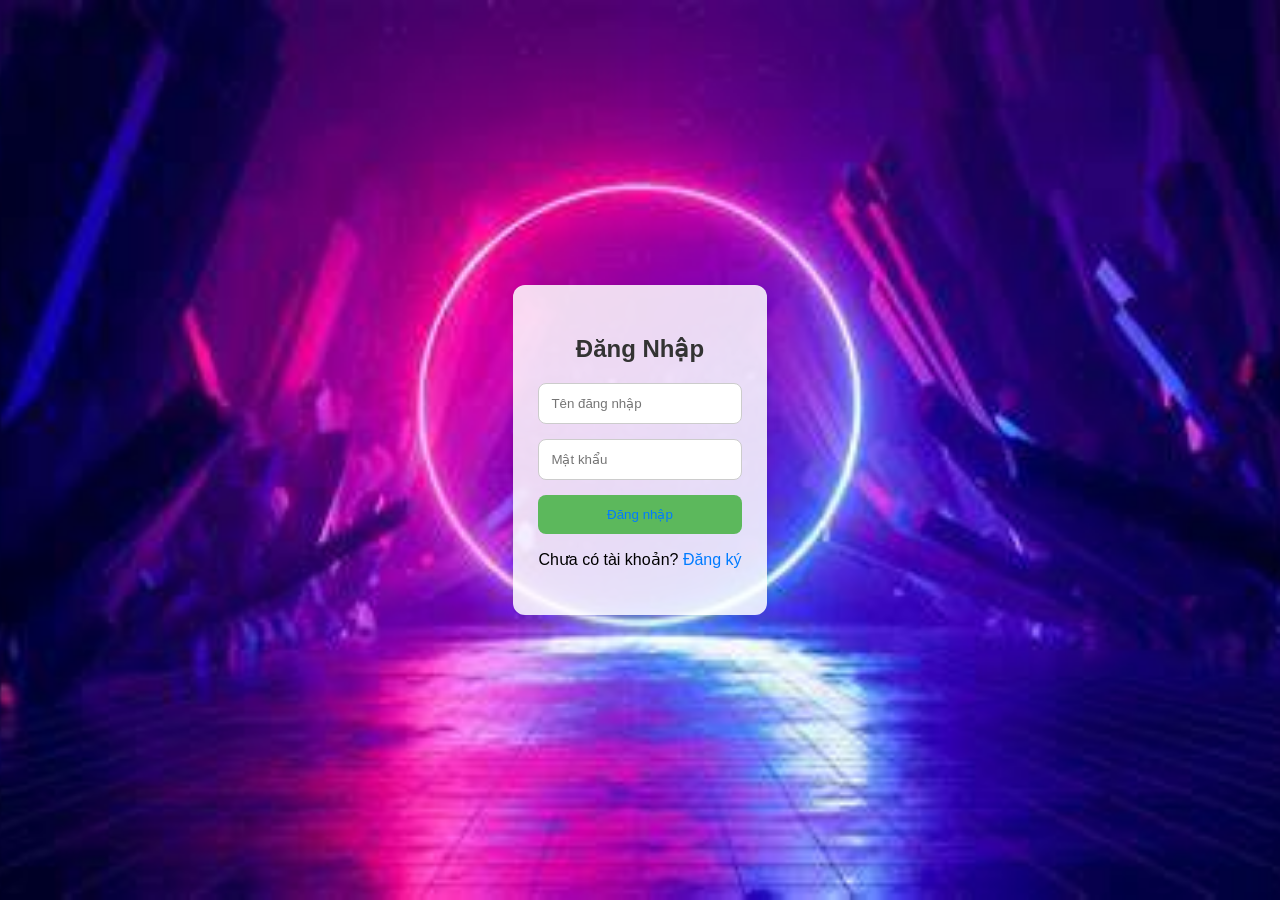
<file: login.html>
<!DOCTYPE html>
<html lang="en">
<head>
    <meta charset="UTF-8">
    <meta name="viewport" content="width=device-width, initial-scale=1.0">
    <title>Đăng Ký & Đăng Nhập</title>
    <link rel="stylesheet" href="login.css">
</head>
<body>
    <div class="background">
        <div class="container">
            <div class="form-container">
                <form id="registerForm" class="form hidden">
                    <h2>Đăng Ký</h2>
                    <input type="text" id="registerUsername" placeholder="Tên đăng nhập" required>
                    <input type="password" id="registerPassword" placeholder="Mật khẩu" required>
                    <input type="password" id="registerConfirmPassword" placeholder="Xác nhận mật khẩu" required>
                    <button type="submit">Đăng Ký</button>
                    <p>Đã có tài khoản? <a href="#" id="switchToLogin">Đăng nhập</a></p>
                </form>
                <form id="loginForm" class="form">
                    <h2>Đăng Nhập</h2>
                    <input type="text" id="loginUsername" placeholder="Tên đăng nhập" required>
                    <input type="password" id="loginPassword" placeholder="Mật khẩu" required>
                    <button type="submit"><a href="index.html" >Đăng nhập</a></button>
                    <p>Chưa có tài khoản? <a href="#" id="switchToRegister">Đăng ký</a></p>
                </form>
            </div>
        </div>
    </div>
    <script src="login.js"></script>
</body>
</html>
</file>
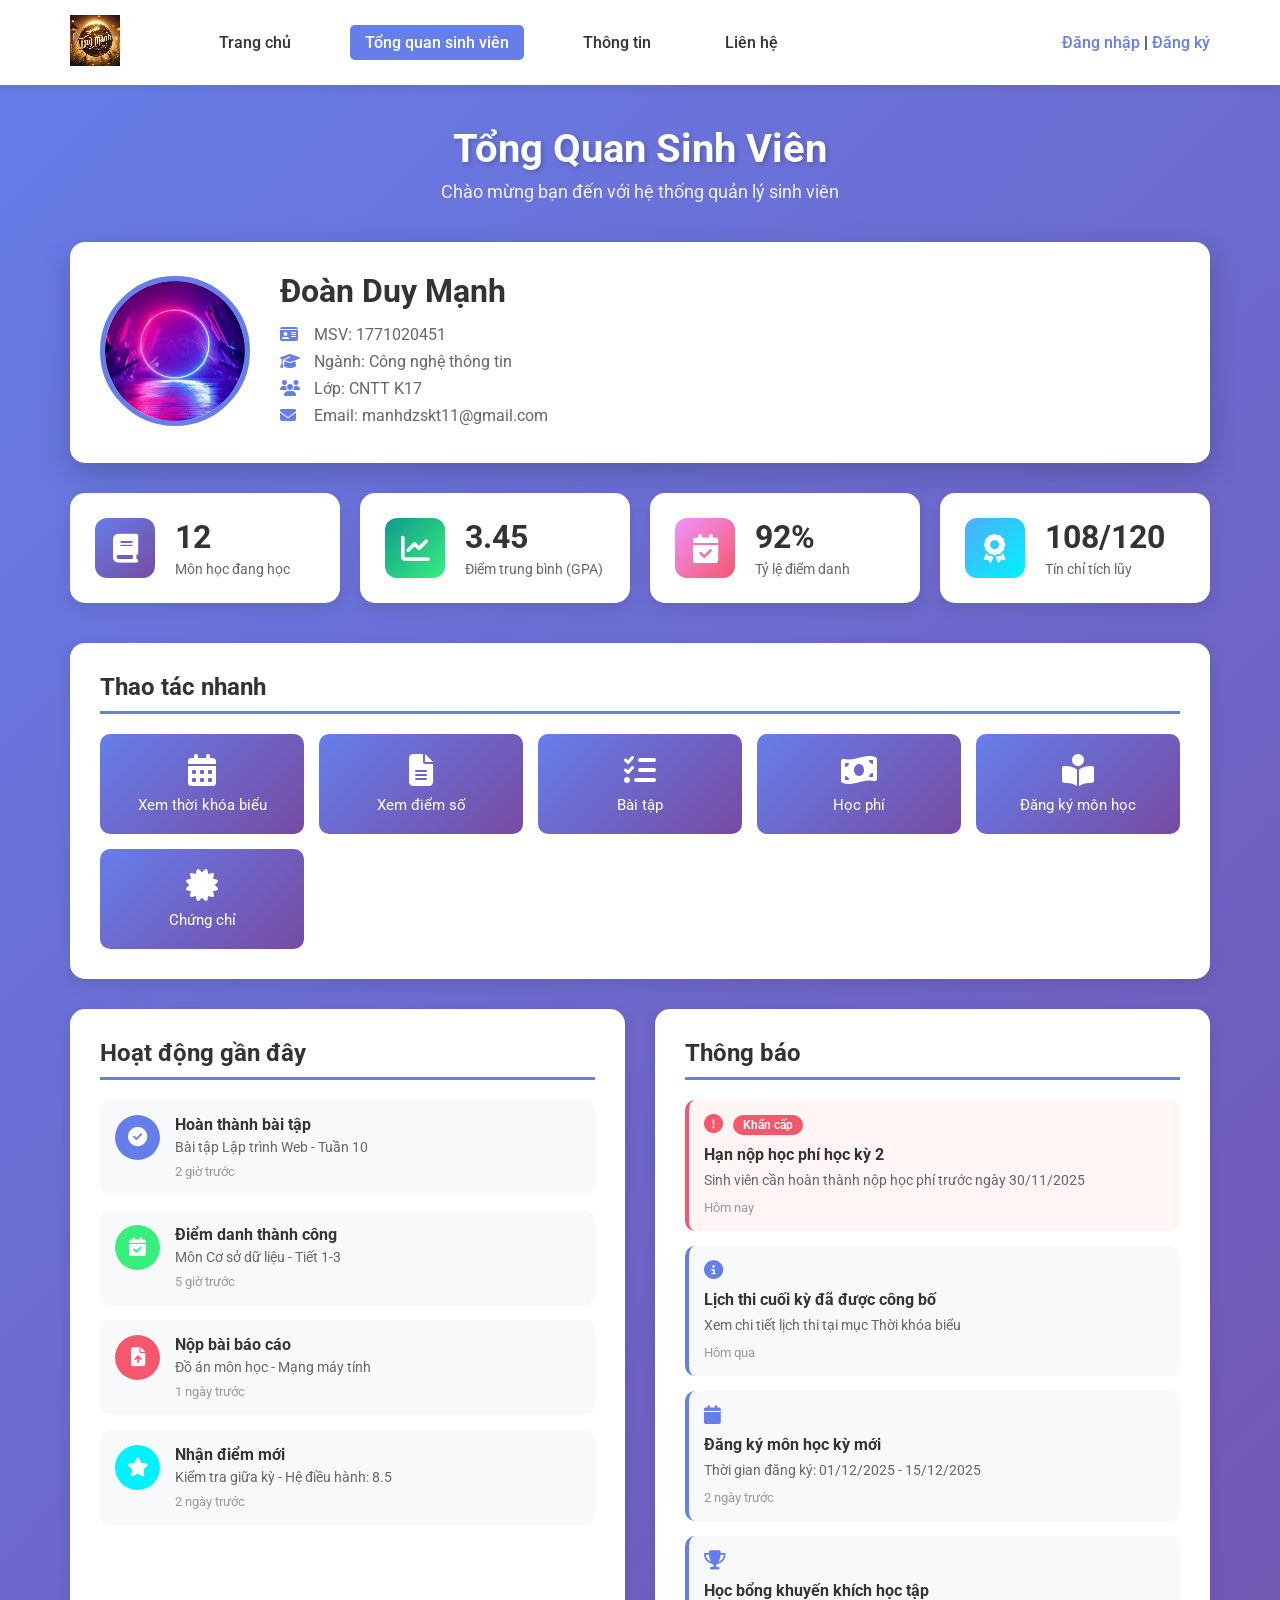
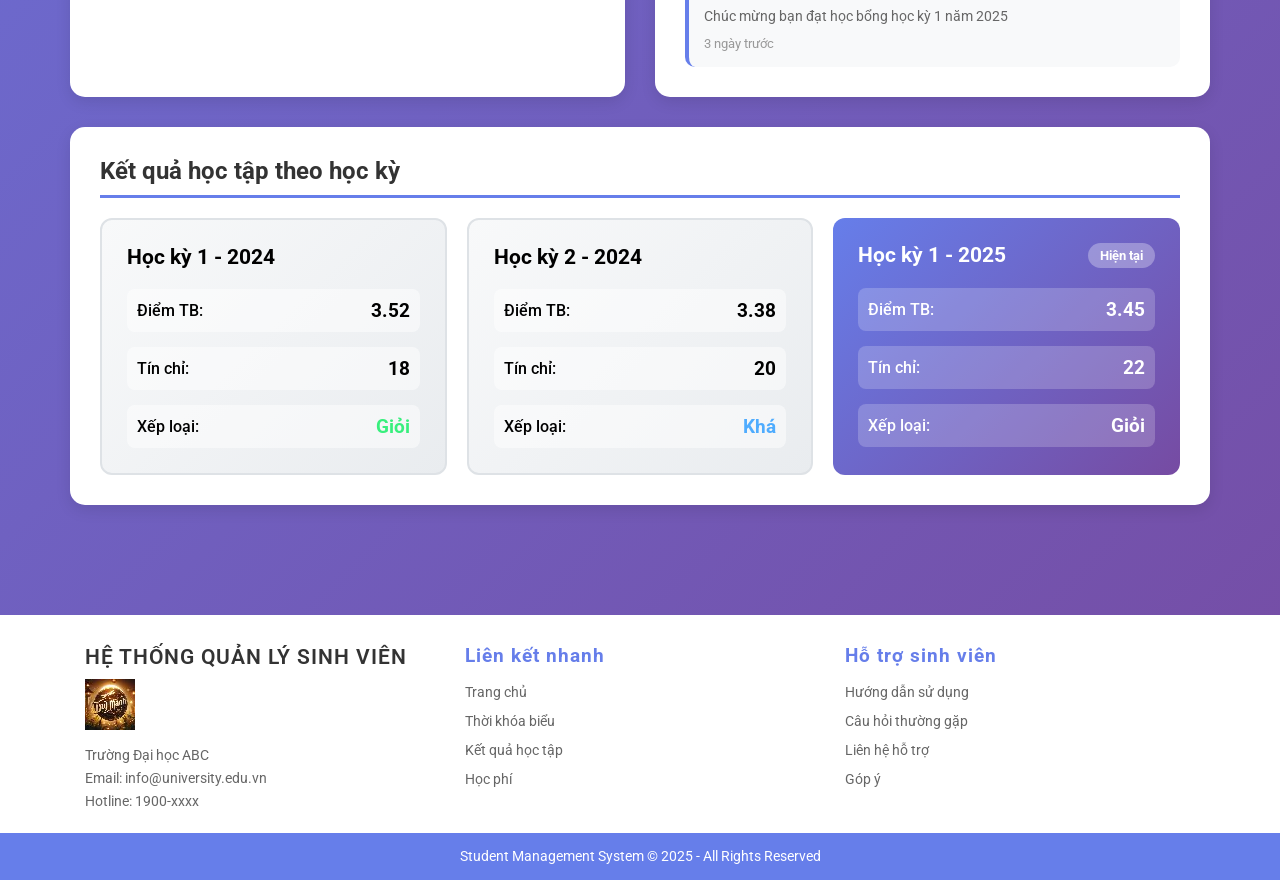
<file: tongquansinhvien.html>
<!DOCTYPE html>
<html lang="vi">
<head>
    <meta charset="UTF-8">
    <meta http-equiv="X-UA-Compatible" content="IE=edge">
    <meta name="viewport" content="width=device-width, initial-scale=1.0">
    <title>Tổng Quan Sinh Viên</title>
    <link rel="stylesheet" href="tongquansinhvien.css">
    <link rel="stylesheet" href="https://cdnjs.cloudflare.com/ajax/libs/font-awesome/6.4.0/css/all.min.css">
</head>
<body>
    <!-- header -->
    <header>
        <div class="container">
            <div class="content__header">
                <div class="logo__header">
                    <img src="/logo.jpg" alt="">
                </div>
                <div class="menu__header">
                    <nav>
                        <ul class="nav__link">
                            <li><a href="index.html">Trang chủ</a></li>
                            <li><a href="tongquansinhvien.html" class="active">Tổng quan sinh viên</a></li>
                            <li><a href="">Thông tin</a></li>
                            <li><a href="">Liên hệ</a></li>
                        </ul>
                    </nav>
                </div>
                <div class="A">
                    <a href="login.html">Đăng nhập</a> | 
                    <a href="login.html">Đăng ký</a>
                </div>
            </div>
        </div>
    </header>
    <!-- end header -->

    <!-- Student Dashboard -->
    <section class="dashboard">
        <div class="container">
            <div class="dashboard-header">
                <h1>Tổng Quan Sinh Viên</h1>
                <p class="welcome-text">Chào mừng bạn đến với hệ thống quản lý sinh viên</p>
            </div>

            <!-- Student Profile Card -->
            <div class="profile-section">
                <div class="profile-card">
                    <div class="profile-image">
                        <img src="/OIP.jpg" alt="Student Avatar">
                    </div>
                    <div class="profile-info">
                        <h2>Đoàn Duy Mạnh</h2>
                        <p class="student-id"><i class="fas fa-id-card"></i> MSV: 1771020451</p>
                        <p class="student-major"><i class="fas fa-graduation-cap"></i> Ngành: Công nghệ thông tin</p>
                        <p class="student-class"><i class="fas fa-users"></i> Lớp: CNTT K17</p>
                        <p class="student-email"><i class="fas fa-envelope"></i> Email: manhdzskt11@gmail.com</p>
                    </div>
                </div>
            </div>

            <!-- Statistics Cards -->
            <div class="stats-grid">
                <div class="stat-card">
                    <div class="stat-icon blue">
                        <i class="fas fa-book"></i>
                    </div>
                    <div class="stat-info">
                        <h3>12</h3>
                        <p>Môn học đang học</p>
                    </div>
                </div>

                <div class="stat-card">
                    <div class="stat-icon green">
                        <i class="fas fa-chart-line"></i>
                    </div>
                    <div class="stat-info">
                        <h3>3.45</h3>
                        <p>Điểm trung bình (GPA)</p>
                    </div>
                </div>

                <div class="stat-card">
                    <div class="stat-icon orange">
                        <i class="fas fa-calendar-check"></i>
                    </div>
                    <div class="stat-info">
                        <h3>92%</h3>
                        <p>Tỷ lệ điểm danh</p>
                    </div>
                </div>

                <div class="stat-card">
                    <div class="stat-icon purple">
                        <i class="fas fa-award"></i>
                    </div>
                    <div class="stat-info">
                        <h3>108/120</h3>
                        <p>Tín chỉ tích lũy</p>
                    </div>
                </div>
            </div>

            <!-- Quick Actions -->
            <div class="quick-actions">
                <h2 class="section-title">Thao tác nhanh</h2>
                <div class="actions-grid">
                    <button class="action-btn">
                        <i class="fas fa-calendar-alt"></i>
                        <span>Xem thời khóa biểu</span>
                    </button>
                    <button class="action-btn">
                        <i class="fas fa-file-alt"></i>
                        <span>Xem điểm số</span>
                    </button>
                    <button class="action-btn">
                        <i class="fas fa-tasks"></i>
                        <span>Bài tập</span>
                    </button>
                    <button class="action-btn">
                        <i class="fas fa-money-bill-wave"></i>
                        <span>Học phí</span>
                    </button>
                    <button class="action-btn">
                        <i class="fas fa-book-reader"></i>
                        <span>Đăng ký môn học</span>
                    </button>
                    <button class="action-btn">
                        <i class="fas fa-certificate"></i>
                        <span>Chứng chỉ</span>
                    </button>
                </div>
            </div>

            <!-- Recent Activities and Notifications -->
            <div class="content-grid">
                <div class="activities-section">
                    <h2 class="section-title">Hoạt động gần đây</h2>
                    <div class="activity-list">
                        <div class="activity-item">
                            <div class="activity-icon blue">
                                <i class="fas fa-check-circle"></i>
                            </div>
                            <div class="activity-content">
                                <h4>Hoàn thành bài tập</h4>
                                <p>Bài tập Lập trình Web - Tuần 10</p>
                                <span class="activity-time">2 giờ trước</span>
                            </div>
                        </div>

                        <div class="activity-item">
                            <div class="activity-icon green">
                                <i class="fas fa-calendar-check"></i>
                            </div>
                            <div class="activity-content">
                                <h4>Điểm danh thành công</h4>
                                <p>Môn Cơ sở dữ liệu - Tiết 1-3</p>
                                <span class="activity-time">5 giờ trước</span>
                            </div>
                        </div>

                        <div class="activity-item">
                            <div class="activity-icon orange">
                                <i class="fas fa-file-upload"></i>
                            </div>
                            <div class="activity-content">
                                <h4>Nộp bài báo cáo</h4>
                                <p>Đồ án môn học - Mạng máy tính</p>
                                <span class="activity-time">1 ngày trước</span>
                            </div>
                        </div>

                        <div class="activity-item">
                            <div class="activity-icon purple">
                                <i class="fas fa-star"></i>
                            </div>
                            <div class="activity-content">
                                <h4>Nhận điểm mới</h4>
                                <p>Kiểm tra giữa kỳ - Hệ điều hành: 8.5</p>
                                <span class="activity-time">2 ngày trước</span>
                            </div>
                        </div>
                    </div>
                </div>

                <div class="notifications-section">
                    <h2 class="section-title">Thông báo</h2>
                    <div class="notification-list">
                        <div class="notification-item urgent">
                            <div class="notification-header">
                                <i class="fas fa-exclamation-circle"></i>
                                <span class="notification-badge">Khẩn cấp</span>
                            </div>
                            <h4>Hạn nộp học phí học kỳ 2</h4>
                            <p>Sinh viên cần hoàn thành nộp học phí trước ngày 30/11/2025</p>
                            <span class="notification-time">Hôm nay</span>
                        </div>

                        <div class="notification-item">
                            <div class="notification-header">
                                <i class="fas fa-info-circle"></i>
                            </div>
                            <h4>Lịch thi cuối kỳ đã được công bố</h4>
                            <p>Xem chi tiết lịch thi tại mục Thời khóa biểu</p>
                            <span class="notification-time">Hôm qua</span>
                        </div>

                        <div class="notification-item">
                            <div class="notification-header">
                                <i class="fas fa-calendar"></i>
                            </div>
                            <h4>Đăng ký môn học kỳ mới</h4>
                            <p>Thời gian đăng ký: 01/12/2025 - 15/12/2025</p>
                            <span class="notification-time">2 ngày trước</span>
                        </div>

                        <div class="notification-item">
                            <div class="notification-header">
                                <i class="fas fa-trophy"></i>
                            </div>
                            <h4>Học bổng khuyến khích học tập</h4>
                            <p>Chúc mừng bạn đạt học bổng học kỳ 1 năm 2025</p>
                            <span class="notification-time">3 ngày trước</span>
                        </div>
                    </div>
                </div>
            </div>

            <!-- Academic Performance -->
            <div class="performance-section">
                <h2 class="section-title">Kết quả học tập theo học kỳ</h2>
                <div class="performance-grid">
                    <div class="semester-card">
                        <h3>Học kỳ 1 - 2024</h3>
                        <div class="semester-stats">
                            <div class="semester-stat">
                                <span class="label">Điểm TB:</span>
                                <span class="value">3.52</span>
                            </div>
                            <div class="semester-stat">
                                <span class="label">Tín chỉ:</span>
                                <span class="value">18</span>
                            </div>
                            <div class="semester-stat">
                                <span class="label">Xếp loại:</span>
                                <span class="value excellent">Giỏi</span>
                            </div>
                        </div>
                    </div>

                    <div class="semester-card">
                        <h3>Học kỳ 2 - 2024</h3>
                        <div class="semester-stats">
                            <div class="semester-stat">
                                <span class="label">Điểm TB:</span>
                                <span class="value">3.38</span>
                            </div>
                            <div class="semester-stat">
                                <span class="label">Tín chỉ:</span>
                                <span class="value">20</span>
                            </div>
                            <div class="semester-stat">
                                <span class="label">Xếp loại:</span>
                                <span class="value good">Khá</span>
                            </div>
                        </div>
                    </div>

                    <div class="semester-card current">
                        <h3>Học kỳ 1 - 2025 <span class="current-badge">Hiện tại</span></h3>
                        <div class="semester-stats">
                            <div class="semester-stat">
                                <span class="label">Điểm TB:</span>
                                <span class="value">3.45</span>
                            </div>
                            <div class="semester-stat">
                                <span class="label">Tín chỉ:</span>
                                <span class="value">22</span>
                            </div>
                            <div class="semester-stat">
                                <span class="label">Xếp loại:</span>
                                <span class="value excellent">Giỏi</span>
                            </div>
                        </div>
                    </div>
                </div>
            </div>
        </div>
    </section>
    <!-- end Student Dashboard -->

    <!-- footer -->
    <footer>
        <div class="container">
            <div class="row">
                <div class="col-4">
                    <h3 class="name_website">HỆ THỐNG QUẢN LÝ SINH VIÊN</h3>
                    <div>
                        <img src="/logo.jpg" alt="">
                    </div>
                    <p>
                        Trường Đại học ABC<br>
                        Email: info@university.edu.vn<br>
                        Hotline: 1900-xxxx
                    </p>
                </div>
                <div class="col-4">
                    <h3 class="title">Liên kết nhanh</h3>
                    <ul>
                        <li><a href="">Trang chủ</a></li>
                        <li><a href="">Thời khóa biểu</a></li>
                        <li><a href="">Kết quả học tập</a></li>
                        <li><a href="">Học phí</a></li>
                    </ul>
                </div>
                <div class="col-4">
                    <h3 class="title">Hỗ trợ sinh viên</h3>
                    <ul>
                        <li><a href="">Hướng dẫn sử dụng</a></li>
                        <li><a href="">Câu hỏi thường gặp</a></li>
                        <li><a href="">Liên hệ hỗ trợ</a></li>
                        <li><a href="">Góp ý</a></li>
                    </ul>
                </div>
            </div>
        </div>
        <p class="copyriht">Student Management System © 2025 - All Rights Reserved</p>
    </footer>
    <!-- end footer -->

</body>
</html>
</file>
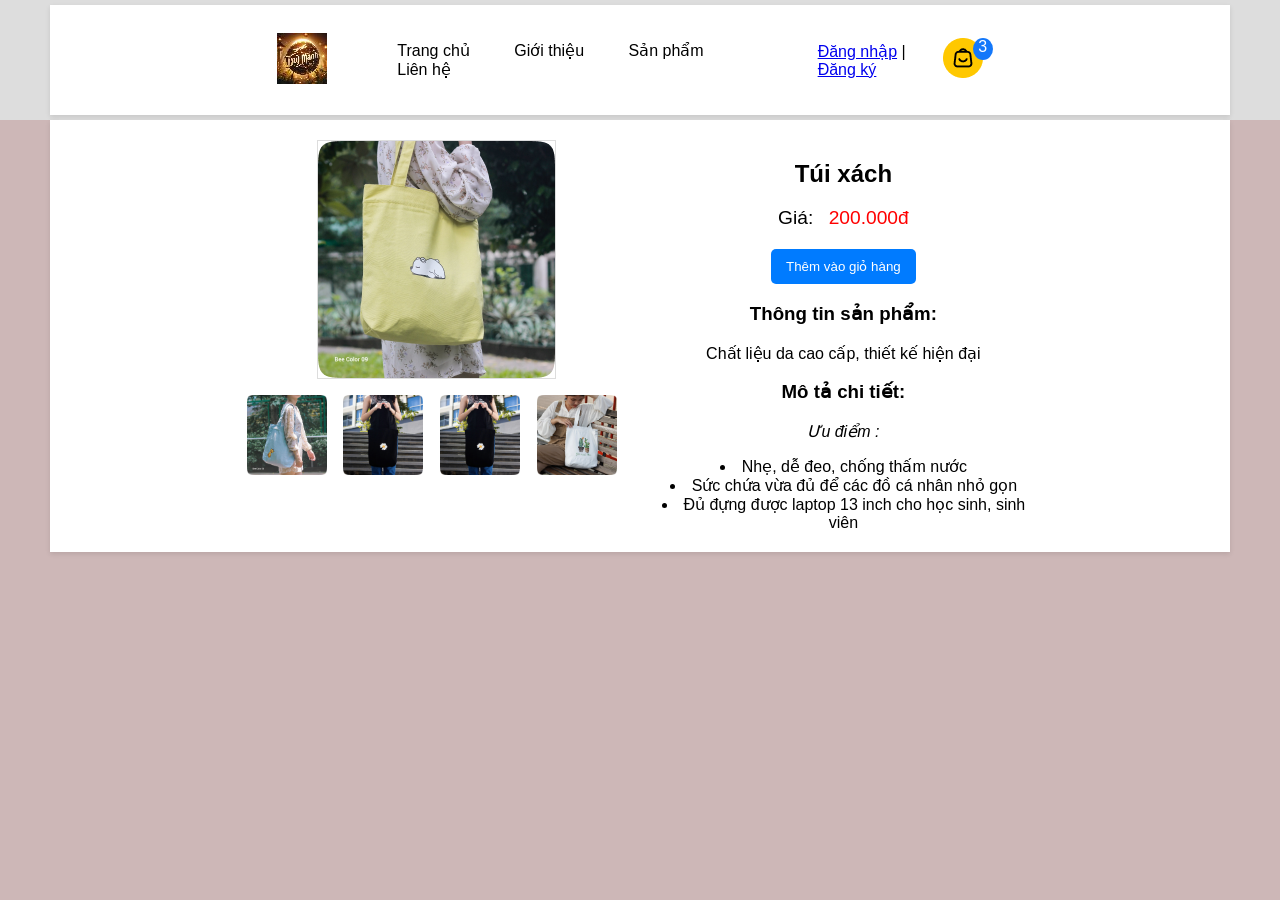
<file: tuidep1.html>
<!DOCTYPE html>
<html lang="vi">
<head>
    <meta charset="UTF-8">
    <meta name="viewport" content="width=device-width, initial-scale=1.0">
    <title>DUY MANH SHOP</title>
    <link rel="stylesheet" href="trangcon.css"> </head>
    
<body>
    <header>
        <div class="container">
            <div class="content__header">
                <div class="logo__header">
                    <img src="logo.jpg" alt="">
                </div>
                <div class="menu__header">
                    <nav>
                        <ul class="nav__link">
                            <li><a href="index.html">Trang chủ</a></li>
                            <li><a href="">Giới thiệu</a></li>
                            <li><a href="">Sản phẩm</a></li>
                            <li><a href="">Liên hệ</a></li>
                        </ul>
                    </nav>
                </div>
                <div class="A">
                    <a href="login.html">Đăng nhập</a> | 
                    <a href="login.html">Đăng ký</a>
                  </div>
                <div class="card__head">
                    <div class="card" id="popup_card">
                        <img src="Group 16.png" alt="">
                        <span>3</span>
                    </div>
                </div>
        </div>
    </header>
    <div class="container">
        <div class="product-details">
            <div class="product-images">
                <img id="mainImage" src="Img (2).png" alt="Ảnh sản phẩm chính">
                <div class="thumbnail-images">
                    <img src="Img (4).png" alt="Ảnh nhỏ 1" onmouseover="changeImage('Img (4).png')">
                    <img src="Img (7).png" alt="Ảnh nhỏ 2" onmouseover="changeImage('Img (7).png')">
                    <img src="Img (7).png" alt="Ảnh nhỏ 2" onmouseover="changeImage('Img (1).png')">
                    <img src="Img (3).png" alt="Ảnh nhỏ 2" onmouseover="changeImage('Img (3).png')">
                    </div>
            </div>
            <div class="product-info">
                <h2>Túi xách </h2>
                <p class="price">Giá: <span class="original-price">200.000đ</span></p> 
                <button class="add-to-cart">Thêm vào giỏ hàng</button>

                <h3>Thông tin sản phẩm:</h3>
                <p>Chất liệu da cao cấp, thiết kế hiện đại</p>

                <h3>Mô tả chi tiết:</h3>
                <p> <i>Ưu điểm : </i></p>
                <li>Nhẹ, dễ đeo, chống thấm nước</li>
                <li>Sức chứa vừa đủ để các đồ cá nhân nhỏ gọn</li>
                <li>Đủ đựng được laptop 13 inch cho học sinh, sinh viên </li>
            </div>
        </div>
    </div>
    
    <script>
        function changeImage(src) {
            document.getElementById("mainImage").src = src;
        }
    </script>
</body>
</html>
</file>
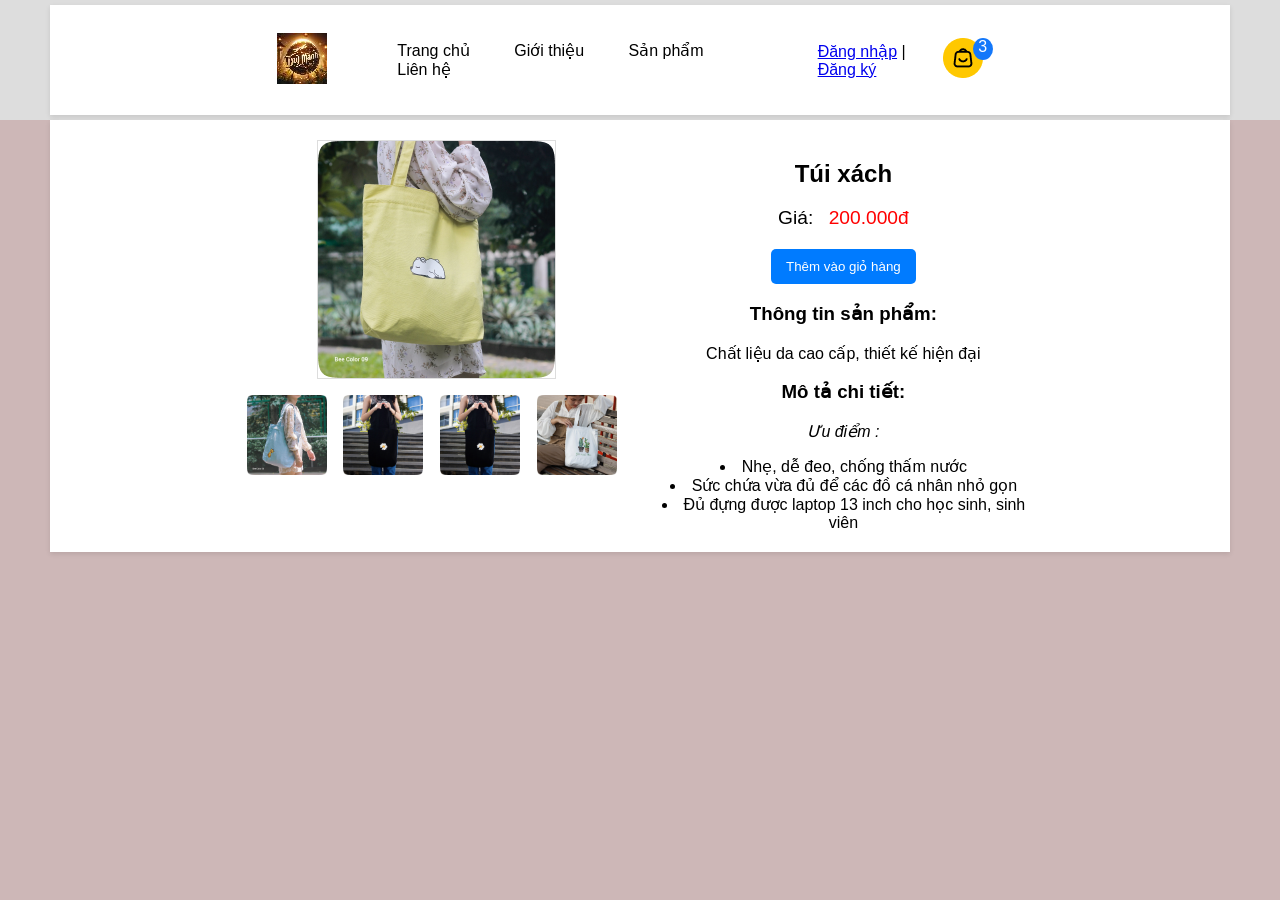
<file: tuidep2.html>
<!DOCTYPE html>
<html lang="vi">
<head>
    <meta charset="UTF-8">
    <meta name="viewport" content="width=device-width, initial-scale=1.0">
    <title>DUY MANH SHOP</title>
    <link rel="stylesheet" href="trangcon.css"> </head>
    
<body>
    <header>
        <div class="container">
            <div class="content__header">
                <div class="logo__header">
                    <img src="/logo.jpg" alt="">
                </div>
                <div class="menu__header">
                    <nav>
                        <ul class="nav__link">
                            <li><a href="index.html">Trang chủ</a></li>
                            <li><a href="">Giới thiệu</a></li>
                            <li><a href="">Sản phẩm</a></li>
                            <li><a href="">Liên hệ</a></li>
                        </ul>
                    </nav>
                </div>
                <div class="A">
                    <a href="/login.html">Đăng nhập</a> | 
                    <a href="/login.html">Đăng ký</a>
                  </div>
                <div class="card__head">
                    <div class="card" id="popup_card">
                        <img src="Group 16.png" alt="">
                        <span>3</span>
                    </div>
                </div>
        </div>
    </header>
    <div class="container">
        <div class="product-details">
            <div class="product-images">
                <img id="mainImage" src="/Img (2).png" alt="Ảnh sản phẩm chính">
                <div class="thumbnail-images">
                    <img src="/Img (4).png" alt="Ảnh nhỏ 1" onmouseover="changeImage('Img (4).png')">
                    <img src="/Img (7).png" alt="Ảnh nhỏ 2" onmouseover="changeImage('Img (7).png')">
                    <img src="/Img (7).png" alt="Ảnh nhỏ 2" onmouseover="changeImage('Img (1).png')">
                    <img src="/Img (3).png" alt="Ảnh nhỏ 2" onmouseover="changeImage('Img (3).png')">
                    </div>
            </div>
            <div class="product-info">
                <h2>Túi xách </h2>
                <p class="price">Giá: <span class="original-price">200.000đ</span></p> 
                <button class="add-to-cart">Thêm vào giỏ hàng</button>

                <h3>Thông tin sản phẩm:</h3>
                <p>Chất liệu da cao cấp, thiết kế hiện đại</p>

                <h3>Mô tả chi tiết:</h3>
                <p> <i>Ưu điểm : </i></p>
                <li>Nhẹ, dễ đeo, chống thấm nước</li>
                <li>Sức chứa vừa đủ để các đồ cá nhân nhỏ gọn</li>
                <li>Đủ đựng được laptop 13 inch cho học sinh, sinh viên </li>
            </div>
        </div>
    </div>
    
    <script>
        function changeImage(src) {
            document.getElementById("mainImage").src = src;
        }
    </script>
</body>
</html>
</file>
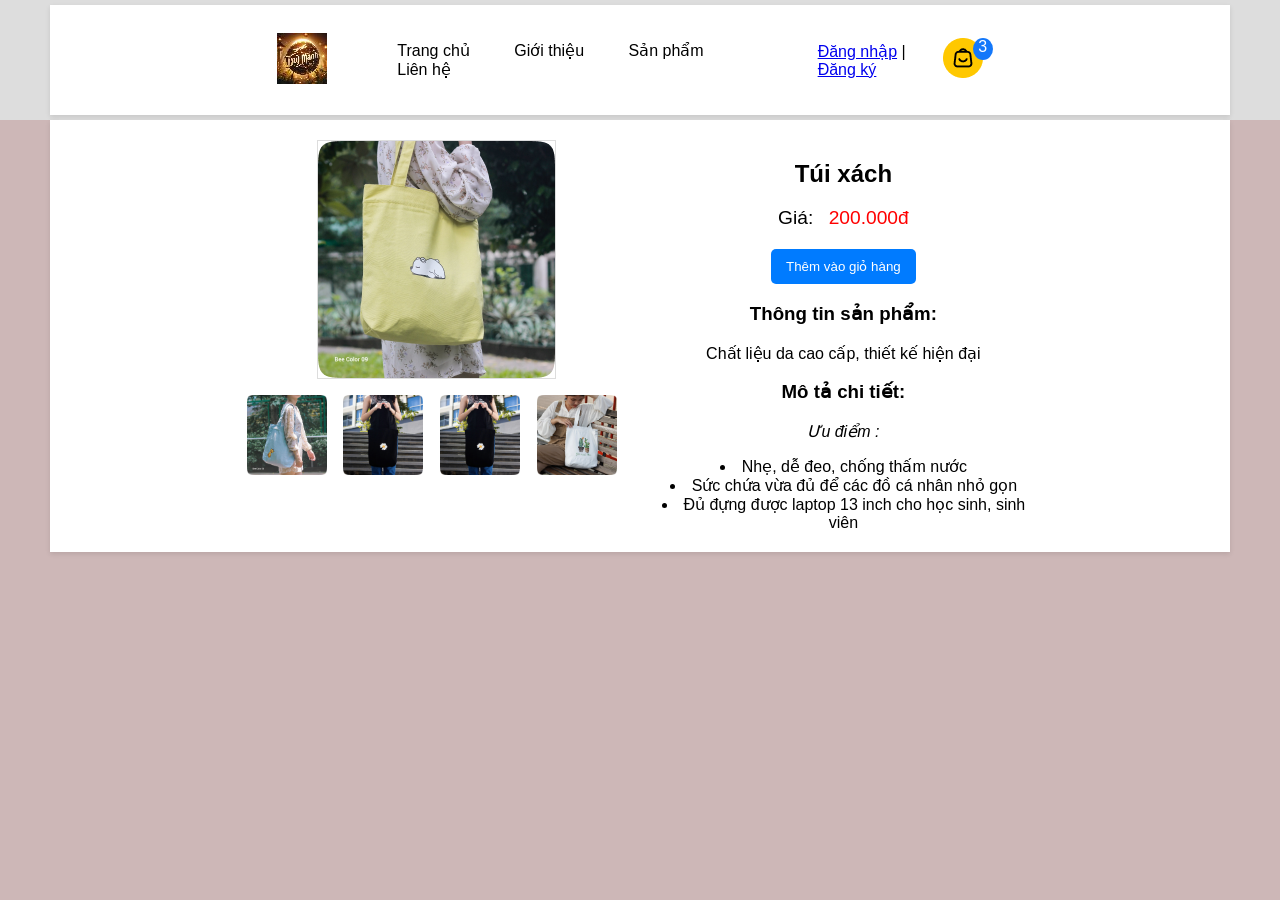
<file: tuidep3.html>
<!DOCTYPE html>
<html lang="vi">
<head>
    <meta charset="UTF-8">
    <meta name="viewport" content="width=device-width, initial-scale=1.0">
    <title>DUY MANH SHOP</title>
    <link rel="stylesheet" href="trangcon.css"> </head>
    
<body>
    <header>
        <div class="container">
            <div class="content__header">
                <div class="logo__header">
                    <img src="logo.jpg" alt="">
                </div>
                <div class="menu__header">
                    <nav>
                        <ul class="nav__link">
                            <li><a href="index.html">Trang chủ</a></li>
                            <li><a href="">Giới thiệu</a></li>
                            <li><a href="">Sản phẩm</a></li>
                            <li><a href="">Liên hệ</a></li>
                        </ul>
                    </nav>
                </div>
                <div class="A">
                    <a href="/login.html">Đăng nhập</a> | 
                    <a href="/login.html">Đăng ký</a>
                  </div>
                <div class="card__head">
                    <div class="card" id="popup_card">
                        <img src="Group 16.png" alt="">
                        <span>3</span>
                    </div>
                </div>
        </div>
    </header>
    <div class="container">
        <div class="product-details">
            <div class="product-images">
                <img id="mainImage" src="/Img (2).png" alt="Ảnh sản phẩm chính">
                <div class="thumbnail-images">
                    <img src="/Img (4).png" alt="Ảnh nhỏ 1" onmouseover="changeImage('Img (4).png')">
                    <img src="/Img (7).png" alt="Ảnh nhỏ 2" onmouseover="changeImage('Img (7).png')">
                    <img src="/Img (7).png" alt="Ảnh nhỏ 2" onmouseover="changeImage('Img (1).png')">
                    <img src="/Img (3).png" alt="Ảnh nhỏ 2" onmouseover="changeImage('Img (3).png')">
                    </div>
            </div>
            <div class="product-info">
                <h2>Túi xách </h2>
                <p class="price">Giá: <span class="original-price">200.000đ</span></p> 
                <button class="add-to-cart">Thêm vào giỏ hàng</button>

                <h3>Thông tin sản phẩm:</h3>
                <p>Chất liệu da cao cấp, thiết kế hiện đại</p>

                <h3>Mô tả chi tiết:</h3>
                <p> <i>Ưu điểm : </i></p>
                <li>Nhẹ, dễ đeo, chống thấm nước</li>
                <li>Sức chứa vừa đủ để các đồ cá nhân nhỏ gọn</li>
                <li>Đủ đựng được laptop 13 inch cho học sinh, sinh viên </li>
            </div>
        </div>
    </div>
    
    <script>
        function changeImage(src) {
            document.getElementById("mainImage").src = src;
        }
    </script>
</body>
</html>
</file>
<file: login.css>
body {
    font-family: Arial, sans-serif;
    display: flex;
    justify-content: center;
    align-items: center;
    height: 100vh;
    margin: 0;
    background: linear-gradient(135deg, #71b7e6, #9b59b6);
}

.background {
    position: relative;
    width: 100%;
    height: 100%;
    display: flex;
    justify-content: center;
    align-items: center;
    background-image: url('OIP.jpg');
    background-size: cover;
    background-position: center;
}

.container {
    background-color: rgba(255, 255, 255, 0.85);
    padding: 30px 25px;
    border-radius: 12px;
    box-shadow: 0 4px 8px rgba(0, 0, 0, 0.1);
}

.form-container {
    width: 100%;
    max-width: 400px;
}

.form {
    display: flex;
    flex-direction: column;
}

.form h2 {
    text-align: center;
    margin-bottom: 20px;
    color: #333;
}

.form input {
    margin-bottom: 15px;
    padding: 12px;
    border: 1px solid #ccc;
    border-radius: 8px;
    transition: border-color 0.3s;
}

.form input:focus {
    border-color: #007bff;
    outline: none;
}

.form button {
    padding: 12px;
    border: none;
    border-radius: 8px;
    background-color: #5cb85c;
    color: #fff;
    cursor: pointer;
    transition: background-color 0.3s;
}

.form button:hover {
    background-color: #4cae4c;
}

.form p {
    text-align: center;
}

.form a {
    color: #007bff;
    text-decoration: none;
    transition: color 0.3s;
}

.form a:hover {
    color: #0056b3;
}

.hidden {
    display: none;
}
</file>
<file: tongquansinhvien.css>
@import url('https://fonts.googleapis.com/css2?family=Roboto:ital,wght@0,100;0,300;0,400;0,500;0,700;0,900;1,100;1,300;1,400;1,500;1,700;1,900&display=swap');

* {
    font-family: 'Roboto', sans-serif;
    margin: 0;
    padding: 0;
    box-sizing: border-box;
}

body {
    background: linear-gradient(135deg, #667eea 0%, #764ba2 100%);
    min-height: 100vh;
}

.container {
    max-width: 1140px;
    margin: 0 auto;
}

/* Header Styles */
header {
    background: #fff;
    padding: 15px 0;
    box-shadow: 0 2px 10px rgba(0, 0, 0, 0.1);
}

header .container .content__header {
    display: flex;
    align-items: center;
}

header .container .content__header .logo__header {
    flex-basis: 10%;
}

header .container .content__header .logo__header img {
    max-width: 60px;
    height: auto;
}

header .container .content__header .menu__header {
    flex-basis: 70%;
}

header .container .content__header .menu__header nav .nav__link li {
    display: inline-block;
    list-style: none;
    margin: 0 20px;
}

header .container .content__header .menu__header nav .nav__link li a {
    text-decoration: none;
    color: #333;
    font-weight: 500;
    padding: 8px 15px;
    border-radius: 5px;
    transition: all 0.3s ease;
}

header .container .content__header .menu__header nav .nav__link li a:hover,
header .container .content__header .menu__header nav .nav__link li a.active {
    background: #667eea;
    color: #fff;
}

.A {
    flex-basis: 20%;
    text-align: right;
}

.A a {
    color: #667eea;
    text-decoration: none;
    font-weight: 500;
    transition: color 0.3s ease;
}

.A a:hover {
    color: #764ba2;
}

/* Dashboard Section */
.dashboard {
    padding: 40px 0;
}

.dashboard-header {
    text-align: center;
    margin-bottom: 40px;
    color: #fff;
}

.dashboard-header h1 {
    font-size: 2.5rem;
    font-weight: 700;
    margin-bottom: 10px;
    text-shadow: 2px 2px 4px rgba(0, 0, 0, 0.2);
}

.welcome-text {
    font-size: 1.1rem;
    opacity: 0.9;
}

/* Profile Section */
.profile-section {
    margin-bottom: 30px;
}

.profile-card {
    background: #fff;
    border-radius: 15px;
    padding: 30px;
    display: flex;
    align-items: center;
    box-shadow: 0 10px 30px rgba(0, 0, 0, 0.2);
    transition: transform 0.3s ease;
}

.profile-card:hover {
    transform: translateY(-5px);
}

.profile-image {
    flex-basis: 150px;
    margin-right: 30px;
}

.profile-image img {
    width: 150px;
    height: 150px;
    border-radius: 50%;
    object-fit: cover;
    border: 5px solid #667eea;
}

.profile-info {
    flex: 1;
}

.profile-info h2 {
    font-size: 2rem;
    color: #333;
    margin-bottom: 15px;
}

.profile-info p {
    font-size: 1rem;
    color: #666;
    margin: 8px 0;
}

.profile-info i {
    color: #667eea;
    margin-right: 10px;
    width: 20px;
}

/* Statistics Grid */
.stats-grid {
    display: grid;
    grid-template-columns: repeat(auto-fit, minmax(250px, 1fr));
    gap: 20px;
    margin-bottom: 40px;
}

.stat-card {
    background: #fff;
    border-radius: 15px;
    padding: 25px;
    display: flex;
    align-items: center;
    box-shadow: 0 5px 15px rgba(0, 0, 0, 0.1);
    transition: all 0.3s ease;
}

.stat-card:hover {
    transform: translateY(-5px);
    box-shadow: 0 10px 25px rgba(0, 0, 0, 0.15);
}

.stat-icon {
    width: 60px;
    height: 60px;
    border-radius: 12px;
    display: flex;
    align-items: center;
    justify-content: center;
    margin-right: 20px;
    font-size: 1.8rem;
    color: #fff;
}

.stat-icon.blue {
    background: linear-gradient(135deg, #667eea 0%, #764ba2 100%);
}

.stat-icon.green {
    background: linear-gradient(135deg, #11998e 0%, #38ef7d 100%);
}

.stat-icon.orange {
    background: linear-gradient(135deg, #f093fb 0%, #f5576c 100%);
}

.stat-icon.purple {
    background: linear-gradient(135deg, #4facfe 0%, #00f2fe 100%);
}

.stat-info h3 {
    font-size: 2rem;
    color: #333;
    margin-bottom: 5px;
}

.stat-info p {
    font-size: 0.9rem;
    color: #666;
}

/* Quick Actions */
.quick-actions {
    background: #fff;
    border-radius: 15px;
    padding: 30px;
    margin-bottom: 30px;
    box-shadow: 0 5px 15px rgba(0, 0, 0, 0.1);
}

.section-title {
    font-size: 1.5rem;
    color: #333;
    margin-bottom: 20px;
    padding-bottom: 10px;
    border-bottom: 3px solid #667eea;
}

.actions-grid {
    display: grid;
    grid-template-columns: repeat(auto-fit, minmax(180px, 1fr));
    gap: 15px;
}

.action-btn {
    background: linear-gradient(135deg, #667eea 0%, #764ba2 100%);
    color: #fff;
    border: none;
    border-radius: 10px;
    padding: 20px;
    cursor: pointer;
    transition: all 0.3s ease;
    display: flex;
    flex-direction: column;
    align-items: center;
    gap: 10px;
    font-size: 0.95rem;
}

.action-btn:hover {
    transform: translateY(-3px);
    box-shadow: 0 8px 20px rgba(102, 126, 234, 0.4);
}

.action-btn i {
    font-size: 2rem;
}

/* Content Grid */
.content-grid {
    display: grid;
    grid-template-columns: repeat(auto-fit, minmax(450px, 1fr));
    gap: 30px;
    margin-bottom: 30px;
}

/* Activities Section */
.activities-section,
.notifications-section {
    background: #fff;
    border-radius: 15px;
    padding: 30px;
    box-shadow: 0 5px 15px rgba(0, 0, 0, 0.1);
}

.activity-list,
.notification-list {
    display: flex;
    flex-direction: column;
    gap: 15px;
}

.activity-item {
    display: flex;
    align-items: flex-start;
    padding: 15px;
    border-radius: 10px;
    background: #f8f9fa;
    transition: all 0.3s ease;
}

.activity-item:hover {
    background: #e9ecef;
    transform: translateX(5px);
}

.activity-icon {
    width: 45px;
    height: 45px;
    border-radius: 50%;
    display: flex;
    align-items: center;
    justify-content: center;
    margin-right: 15px;
    font-size: 1.2rem;
    color: #fff;
    flex-shrink: 0;
}

.activity-icon.blue {
    background: #667eea;
}

.activity-icon.green {
    background: #38ef7d;
}

.activity-icon.orange {
    background: #f5576c;
}

.activity-icon.purple {
    background: #00f2fe;
}

.activity-content h4 {
    font-size: 1rem;
    color: #333;
    margin-bottom: 5px;
}

.activity-content p {
    font-size: 0.9rem;
    color: #666;
    margin-bottom: 5px;
}

.activity-time {
    font-size: 0.8rem;
    color: #999;
}

/* Notifications */
.notification-item {
    padding: 15px;
    border-radius: 10px;
    background: #f8f9fa;
    border-left: 4px solid #667eea;
    transition: all 0.3s ease;
}

.notification-item:hover {
    background: #e9ecef;
    transform: translateX(5px);
}

.notification-item.urgent {
    border-left-color: #f5576c;
    background: #fff5f5;
}

.notification-header {
    display: flex;
    align-items: center;
    margin-bottom: 10px;
}

.notification-header i {
    font-size: 1.2rem;
    color: #667eea;
    margin-right: 10px;
}

.notification-item.urgent .notification-header i {
    color: #f5576c;
}

.notification-badge {
    background: #f5576c;
    color: #fff;
    padding: 3px 10px;
    border-radius: 12px;
    font-size: 0.75rem;
    font-weight: 600;
}

.notification-item h4 {
    font-size: 1rem;
    color: #333;
    margin-bottom: 8px;
}

.notification-item p {
    font-size: 0.9rem;
    color: #666;
    margin-bottom: 8px;
}

.notification-time {
    font-size: 0.8rem;
    color: #999;
}

/* Performance Section */
.performance-section {
    background: #fff;
    border-radius: 15px;
    padding: 30px;
    margin-bottom: 30px;
    box-shadow: 0 5px 15px rgba(0, 0, 0, 0.1);
}

.performance-grid {
    display: grid;
    grid-template-columns: repeat(auto-fit, minmax(300px, 1fr));
    gap: 20px;
}

.semester-card {
    background: linear-gradient(135deg, #f8f9fa 0%, #e9ecef 100%);
    border-radius: 12px;
    padding: 25px;
    border: 2px solid #dee2e6;
    transition: all 0.3s ease;
}

.semester-card:hover {
    transform: translateY(-5px);
    box-shadow: 0 8px 20px rgba(0, 0, 0, 0.1);
}

.semester-card.current {
    background: linear-gradient(135deg, #667eea 0%, #764ba2 100%);
    color: #fff;
    border: none;
}

.semester-card h3 {
    font-size: 1.3rem;
    margin-bottom: 20px;
    display: flex;
    align-items: center;
    justify-content: space-between;
}

.current-badge {
    background: rgba(255, 255, 255, 0.3);
    padding: 5px 12px;
    border-radius: 20px;
    font-size: 0.8rem;
}

.semester-stats {
    display: flex;
    flex-direction: column;
    gap: 15px;
}

.semester-stat {
    display: flex;
    justify-content: space-between;
    align-items: center;
    padding: 10px;
    background: rgba(255, 255, 255, 0.5);
    border-radius: 8px;
}

.semester-card.current .semester-stat {
    background: rgba(255, 255, 255, 0.2);
}

.semester-stat .label {
    font-weight: 500;
}

.semester-stat .value {
    font-weight: 700;
    font-size: 1.2rem;
}

.semester-stat .value.excellent {
    color: #38ef7d;
}

.semester-stat .value.good {
    color: #4facfe;
}

.semester-card.current .semester-stat .value.excellent,
.semester-card.current .semester-stat .value.good {
    color: #fff;
}

/* Footer */
footer {
    background: #fff;
    padding: 30px 0 0 0;
    margin-top: 40px;
}

footer .container .row {
    display: flex;
    flex-wrap: wrap;
    justify-content: space-evenly;
}

footer .container .row .col-4 {
    flex-basis: 33.333333%;
    padding: 0 15px;
}

footer p.copyriht {
    text-align: center;
    padding: 15px 0;
    margin: 20px 0 0 0;
    background: #667eea;
    color: #fff;
    font-size: 0.9rem;
}

footer .container .row .col-4 img {
    margin: 10px 0;
    max-width: 80px;
}

footer .container .row .col-4 .name_website {
    font-size: 1.3rem;
    font-weight: 600;
    text-transform: uppercase;
    letter-spacing: 1px;
    color: #333;
}

footer .container .row .col-4 p {
    font-size: 0.9rem;
    color: #666;
    line-height: 1.6;
}

footer .container .row .col-4 ul {
    list-style: none;
}

footer .container .row .col-4 ul li {
    margin: 10px 0;
}

footer .container .row .col-4 .title {
    color: #667eea;
    letter-spacing: 1px;
    margin-bottom: 15px;
}

footer .container .row .col-4 ul li a {
    text-decoration: none;
    color: #666;
    font-size: 0.9rem;
    transition: color 0.3s ease;
}

footer .container .row .col-4 ul li a:hover {
    color: #667eea;
}

/* Responsive Design */
@media (max-width: 992px) {
    .content-grid {
        grid-template-columns: 1fr;
    }

    .profile-card {
        flex-direction: column;
        text-align: center;
    }

    .profile-image {
        margin-right: 0;
        margin-bottom: 20px;
    }
}

@media (max-width: 768px) {
    .dashboard-header h1 {
        font-size: 2rem;
    }

    .stats-grid {
        grid-template-columns: 1fr;
    }

    .actions-grid {
        grid-template-columns: repeat(2, 1fr);
    }

    .performance-grid {
        grid-template-columns: 1fr;
    }

    header .container .content__header {
        flex-wrap: wrap;
    }

    header .container .content__header .menu__header {
        flex-basis: 100%;
        order: 3;
        margin-top: 15px;
    }

    header .container .content__header .menu__header nav .nav__link {
        text-align: center;
    }

    header .container .content__header .menu__header nav .nav__link li {
        display: block;
        margin: 10px 0;
    }

    .A {
        flex-basis: 40%;
    }

    footer .container .row .col-4 {
        flex-basis: 100%;
        margin-bottom: 20px;
    }
}

@media (max-width: 480px) {
    .actions-grid {
        grid-template-columns: 1fr;
    }

    .profile-info h2 {
        font-size: 1.5rem;
    }

    .stat-info h3 {
        font-size: 1.5rem;
    }
}
</file>
<file: trangcon.css>
body {
    font-family: Arial, sans-serif;
    margin: 0;
    padding: 0;
    background-color: #cdb7b7;
    
}
/* --------HEADER---------- */
header{
    background: #ddd;
    padding: 5px 0;
}
header .container .content__header{
    display: flex;
    align-items: center;
}
header .container .content__header .logo__header{
    flex-basis: 10%;
}
header .container .content__header .menu__header{
    flex-basis: 80%;
}
header .container .content__header .card__head{
    flex-basis: 10%;
}
header .container .content__header .card__head .card{
    position: relative;
    width: 40px;
    cursor: pointer;
}

header .container .content__header .card__head .card span{
    position: absolute;
    top: 0;
    right: -10px;
    width: 50%;
    height: 50%;
    background: rgba(20,120,250,1);
    color: #fff;
    text-align: center;
    box-sizing: border-box;
    border-radius: 50%;
}
header .container .content__header .menu__header nav .nav__link li{
    display: inline-block;
    list-style: none;
    margin: 0 20px;
}
header .container .content__header .menu__header nav .nav__link li a{
    text-decoration: none;
    color: #000;
    font-weight: 400;
}
header .container .content__header .menu__header nav .nav__link li a:hover{
    text-decoration: underline;
}
header .container .content__header .card__head{
    flex-basis: 10%;
}
/* ------------ */
.container {
    max-width: 1140px;
    margin: 0 auto;
    padding: 20px;
    background-color: #fff;
    box-shadow: 0 2px 5px rgba(0, 0, 0, 0.1);
    display: grid;
    flex-direction: column;
    justify-content: center;
    align-items: center;
}
.container h2{
    text-align: center;
}
/* --------- */
.product-details {
    display: flex;
    text-align: center;
    margin: 0 auto; 
}

.product-images {
    flex: 1;
    margin-right: 20px;
}

.product-images img {
    max-width: 100%;
    height: auto;
    border: 1px solid #ddd;
}

.thumbnail-images {
    display: flex;
    justify-content: space-around;
    margin-top: 10px;
}

.thumbnail-images img {
    width: 80px;
    height: 80px;
    cursor: pointer;
    border: 2px solid transparent;
}

.thumbnail-images img:hover {
    border-color: #007bff;
}

.product-info {
    flex: 1;
}

.product-info h2 {
    margin-bottom: 10px;
}

.price {
    font-size: 1.2em;
    margin-bottom: 20px;
}

.original-price {
    
    color: #ff0000;
    margin-left: 10px;
}

.add-to-cart {
    background-color: #007bff;
    color: white;
    padding: 10px 15px;
    border: none;
    cursor: pointer;
    border-radius: 5px;
}

.add-to-cart:hover {
    background-color: #0056b3;
}
.product-details {
    display: flex;
}

.product-images {
    margin-right: 20px;
}

.thumbnail-images img {
    width: 80px;
    height: 80px;
    margin-right: 10px;
    cursor: pointer;
}


#mainImage:hover {
    transform: scale(1.1);
}
</file>
